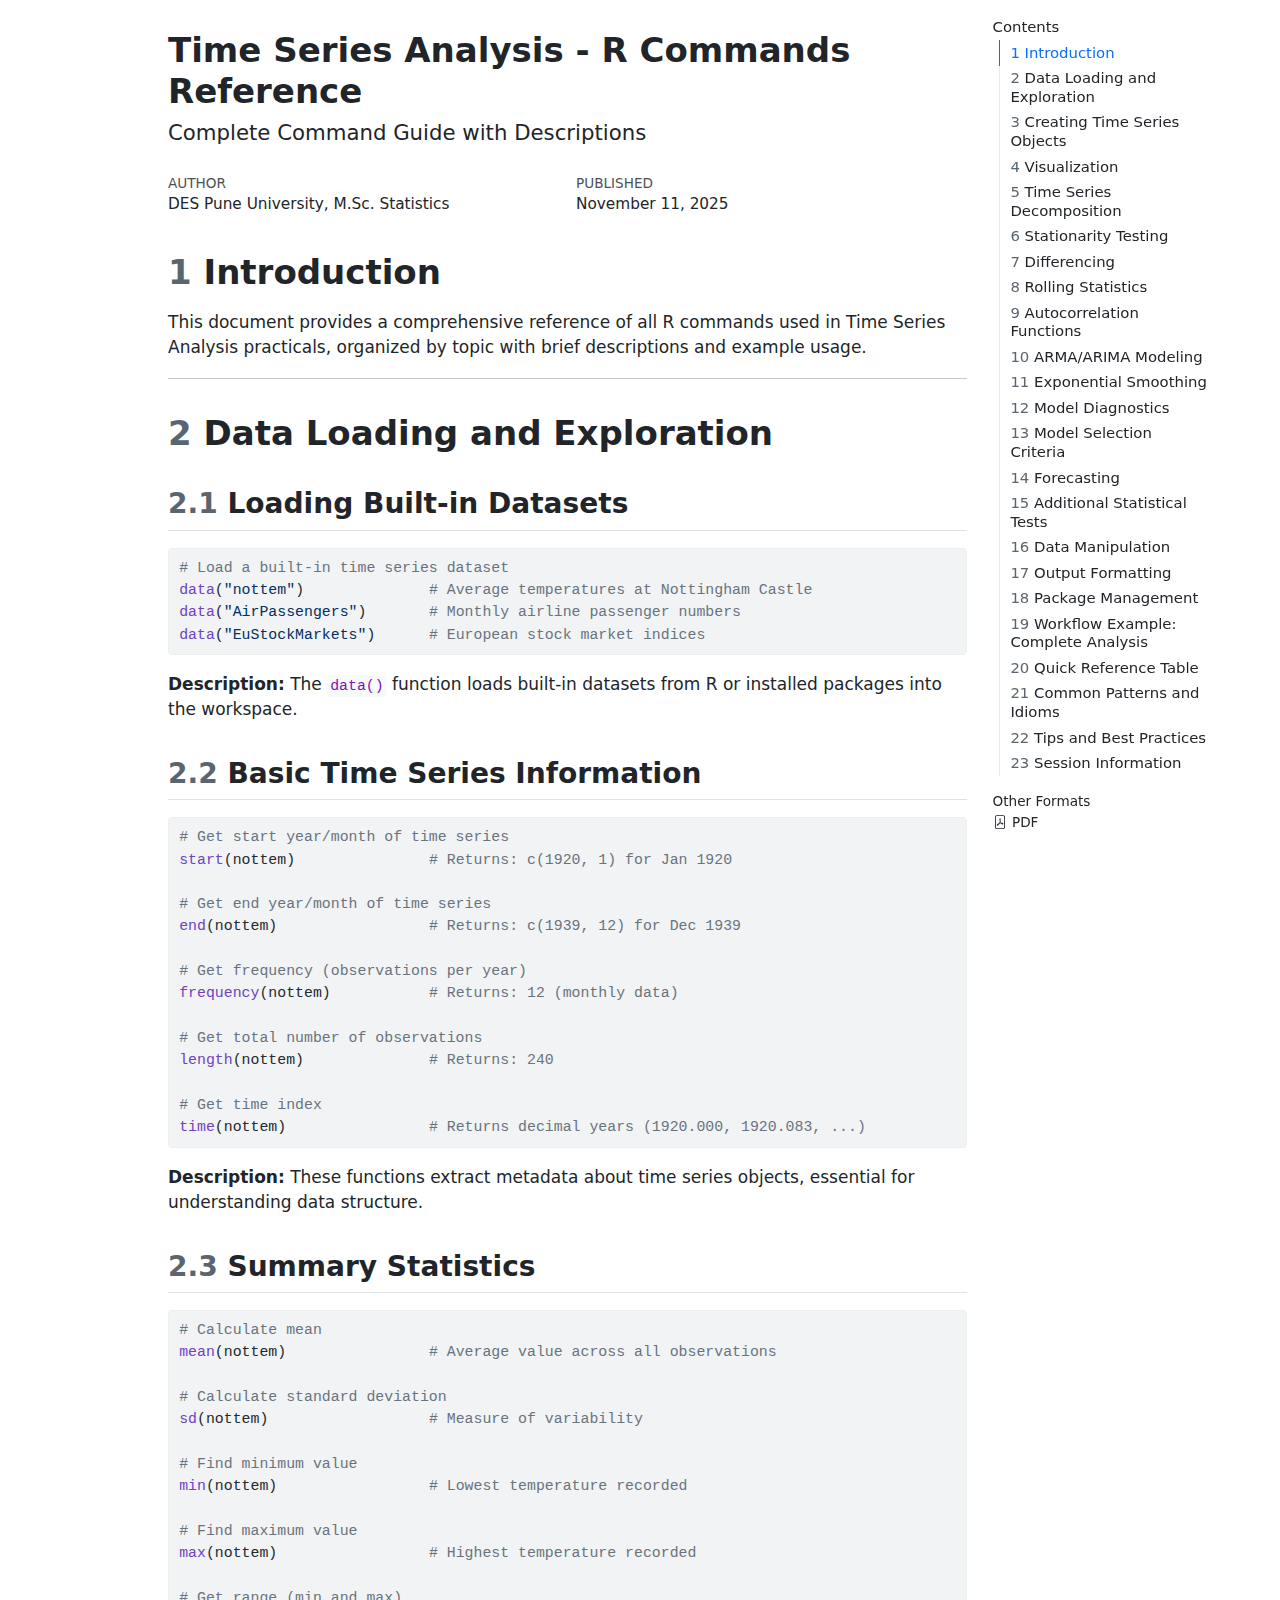
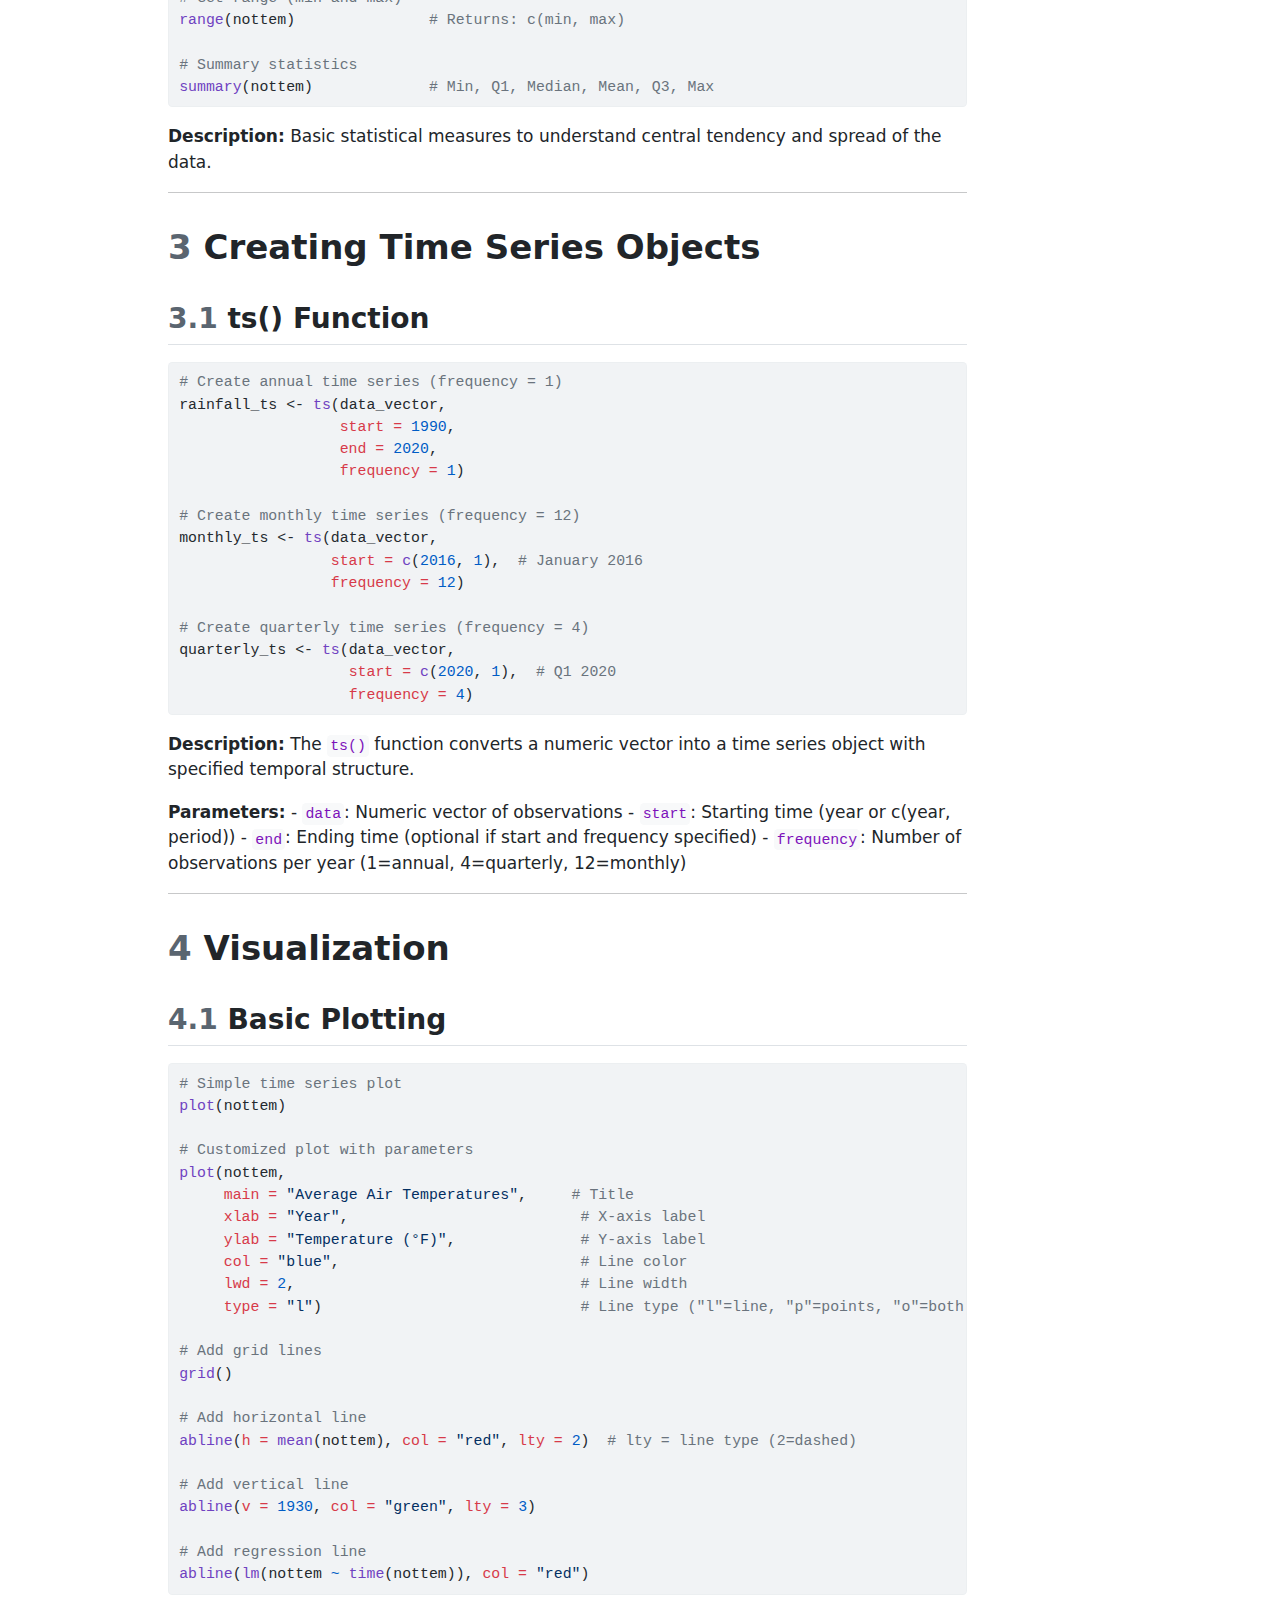
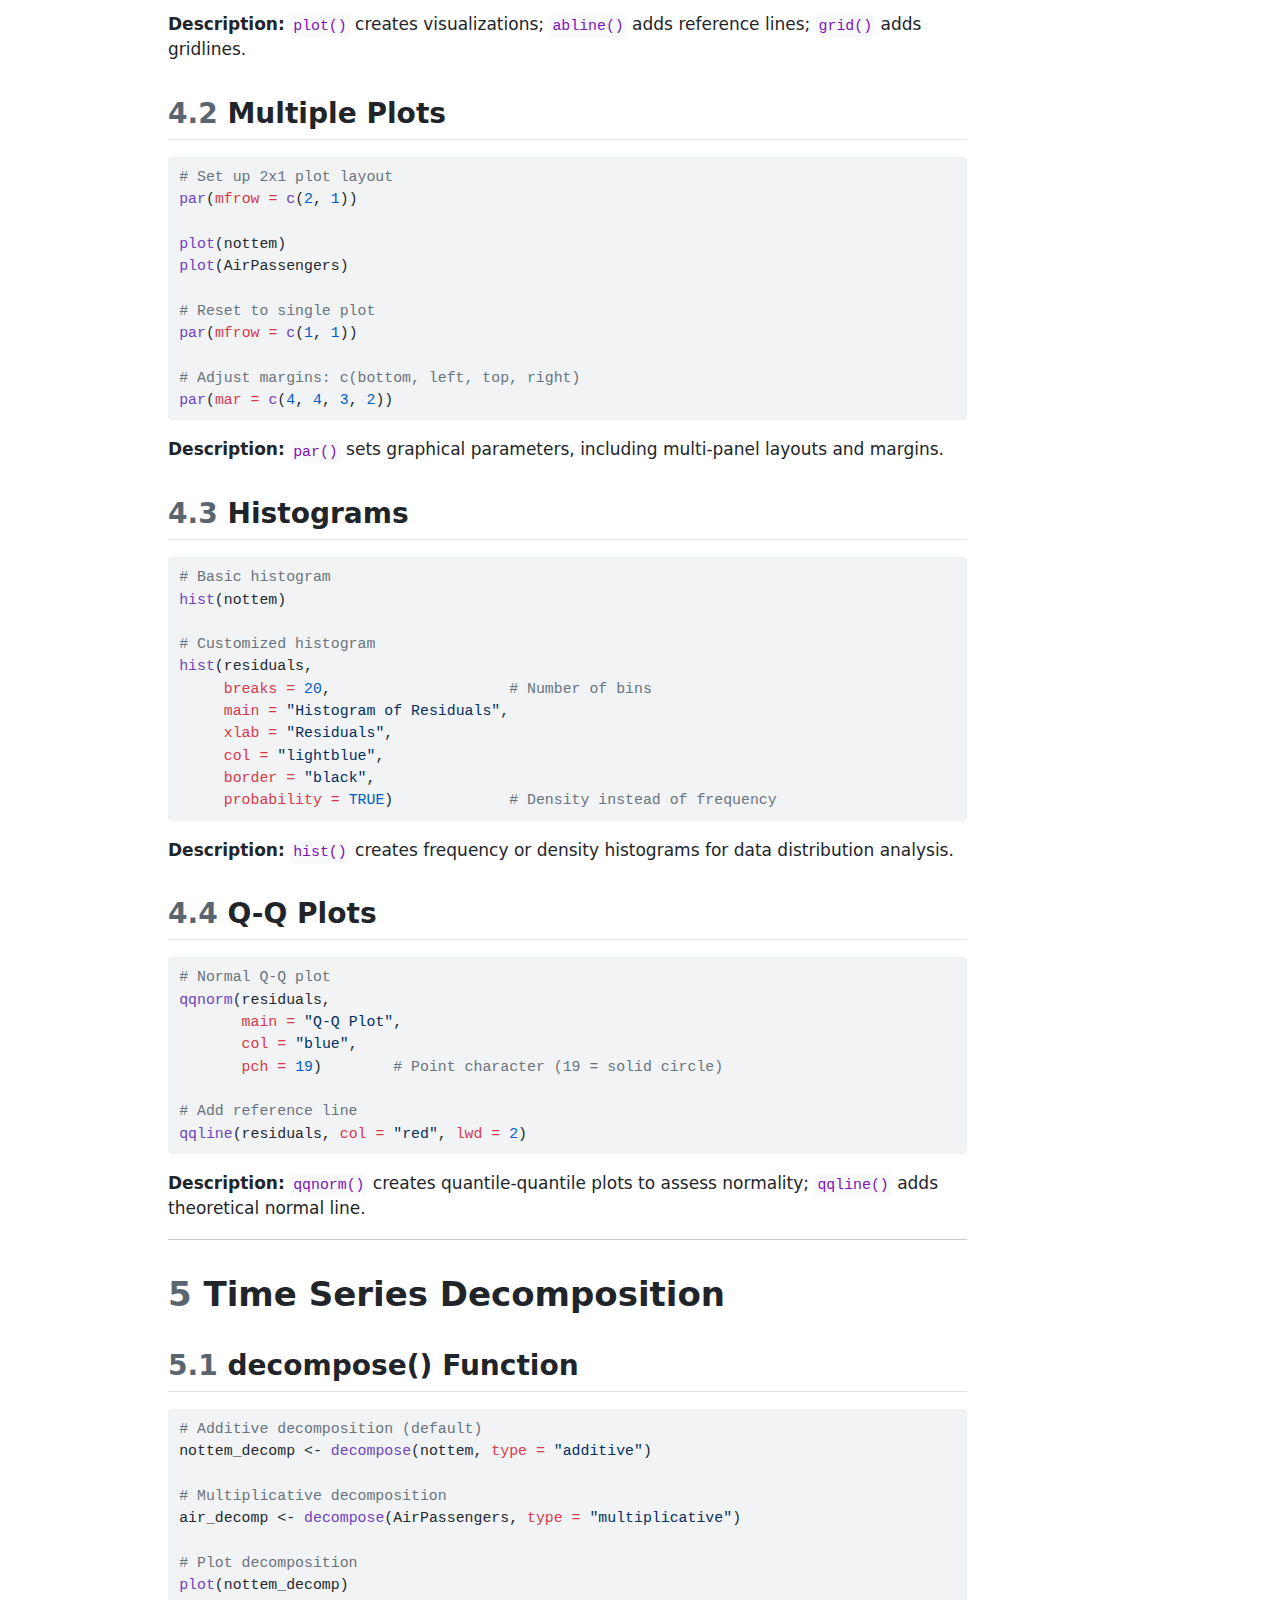
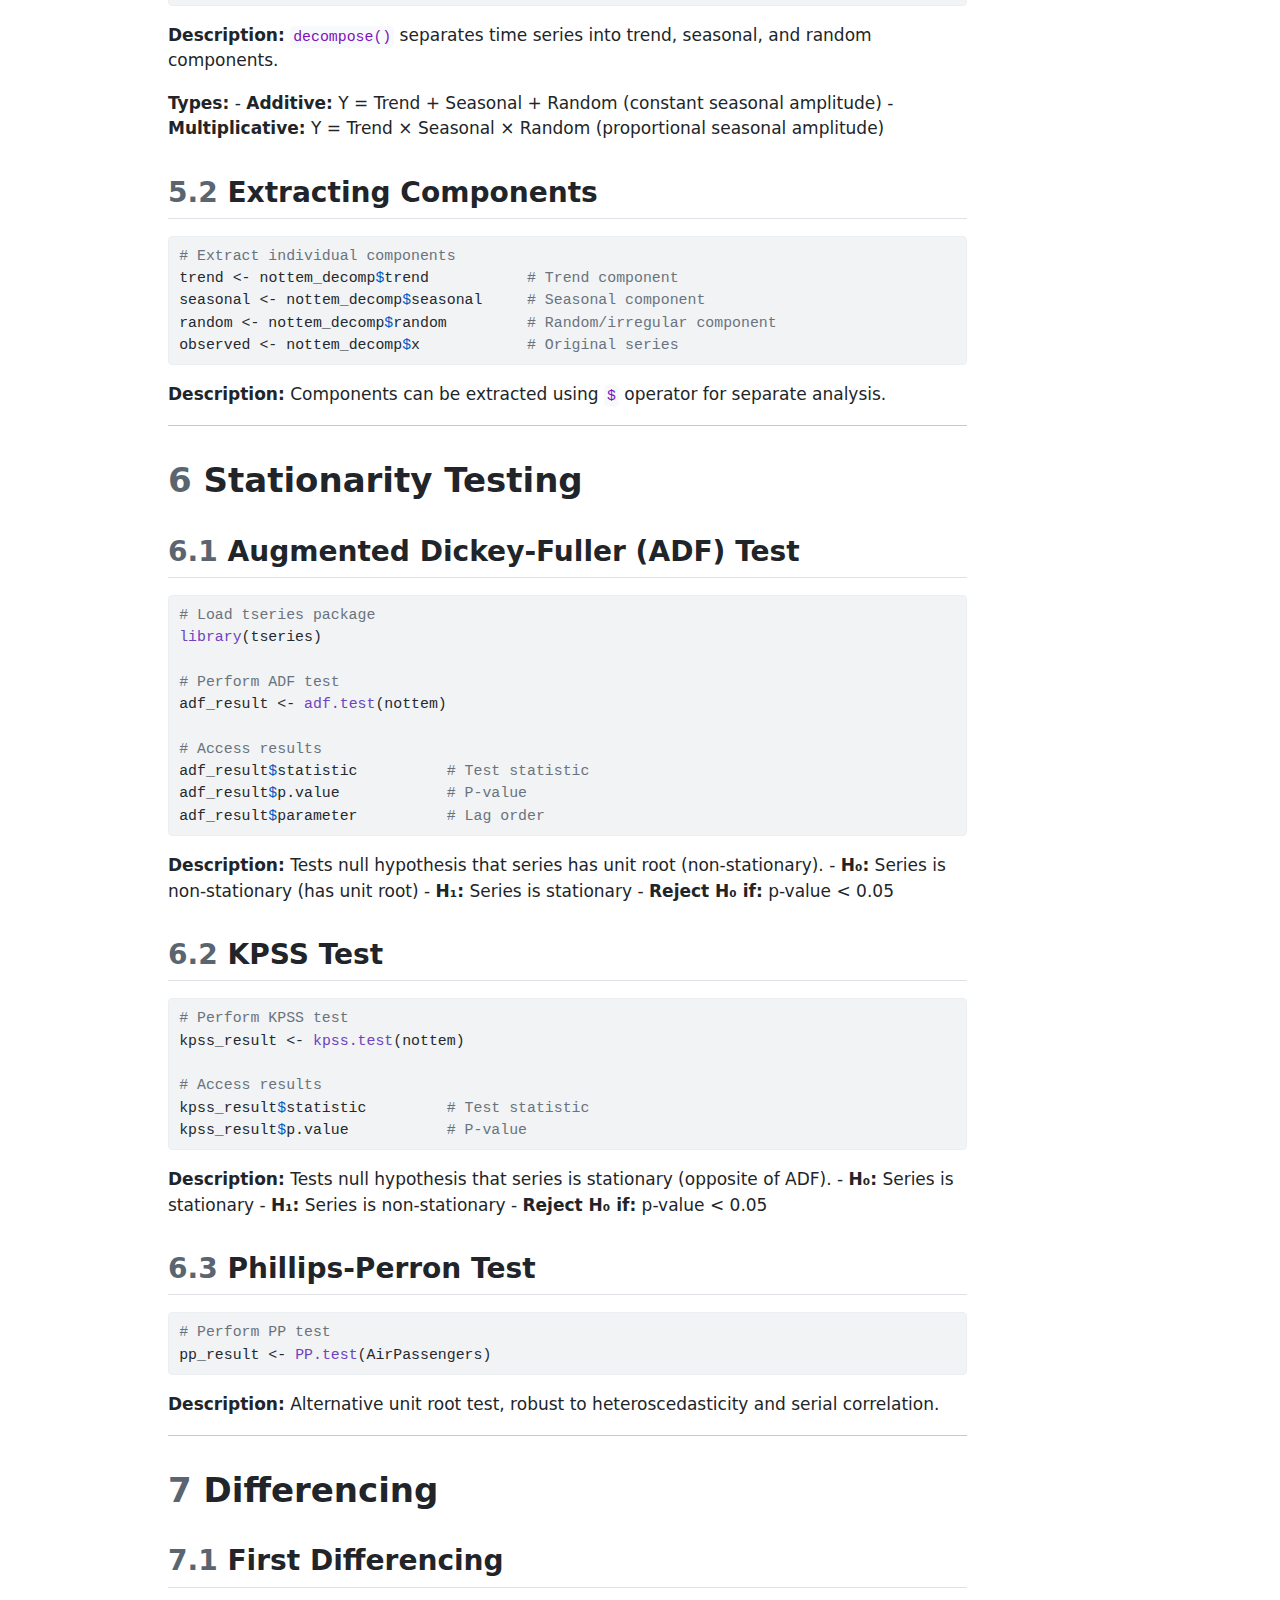
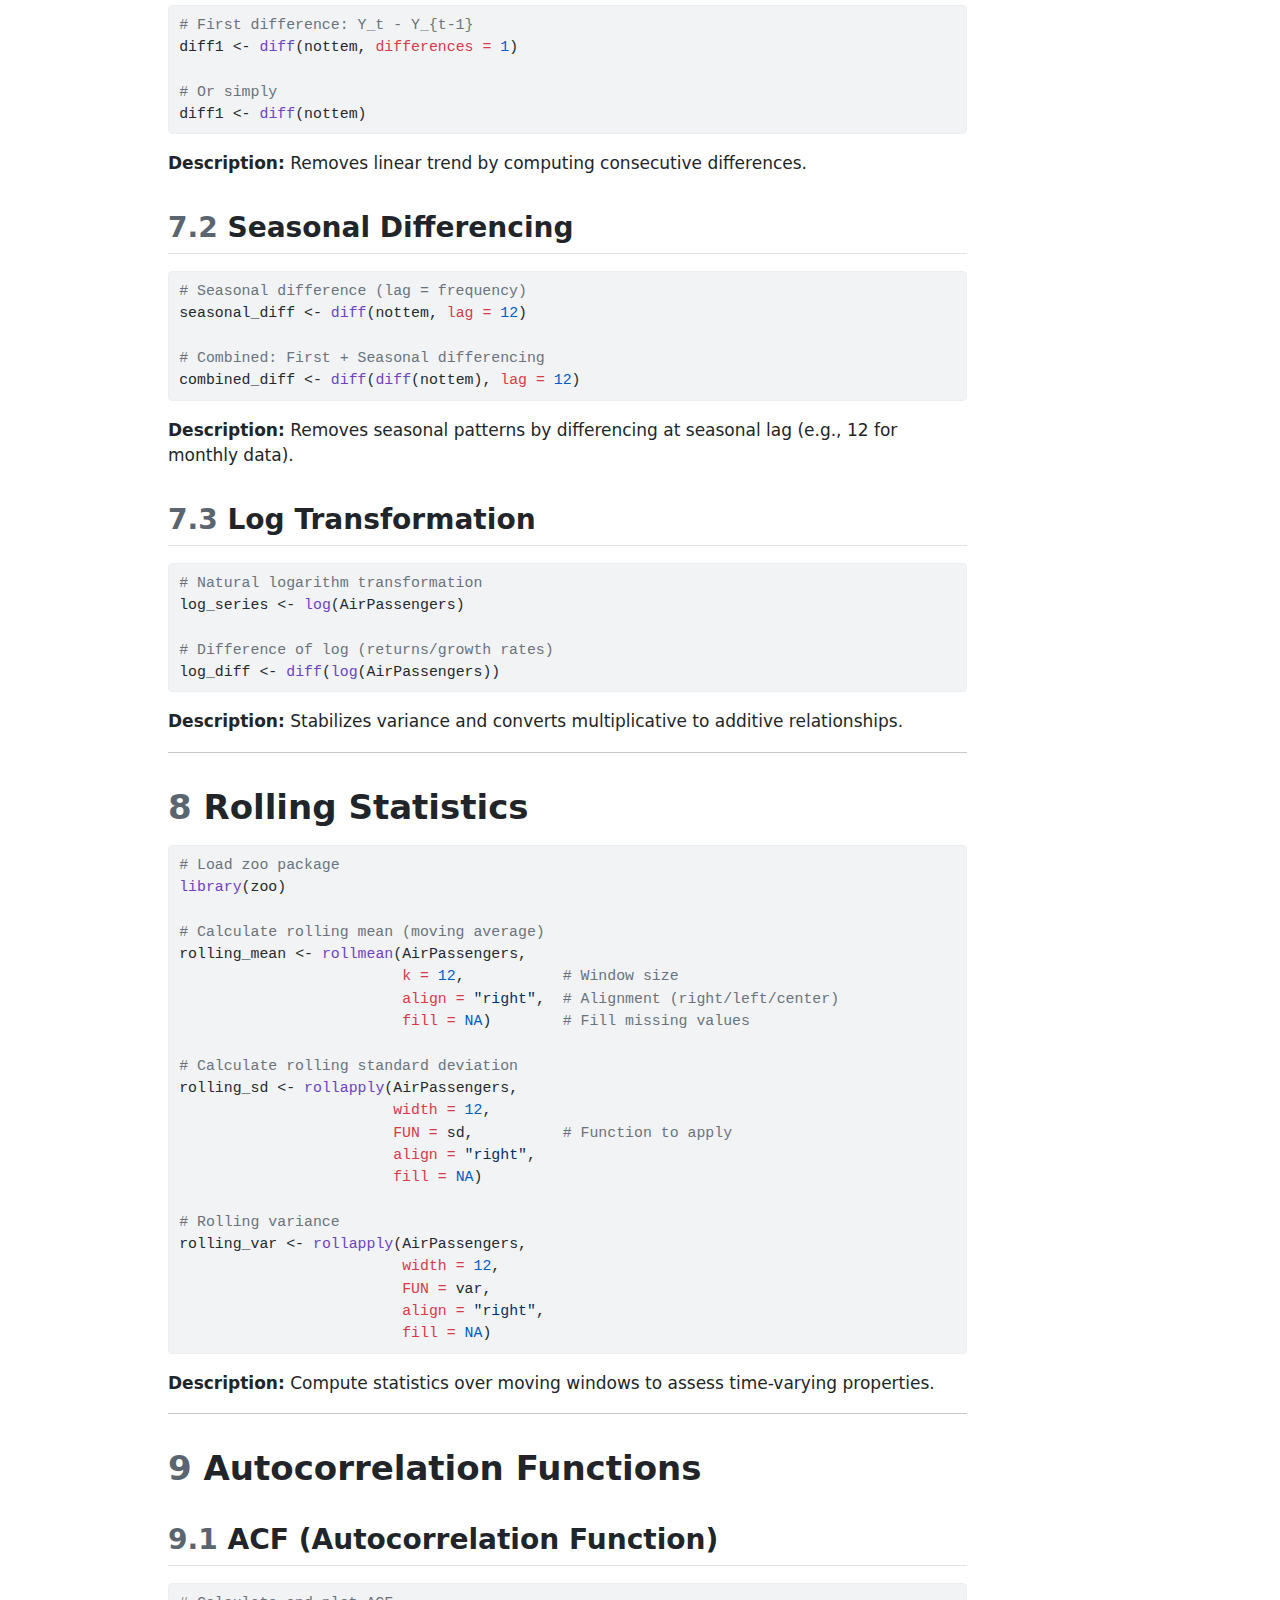
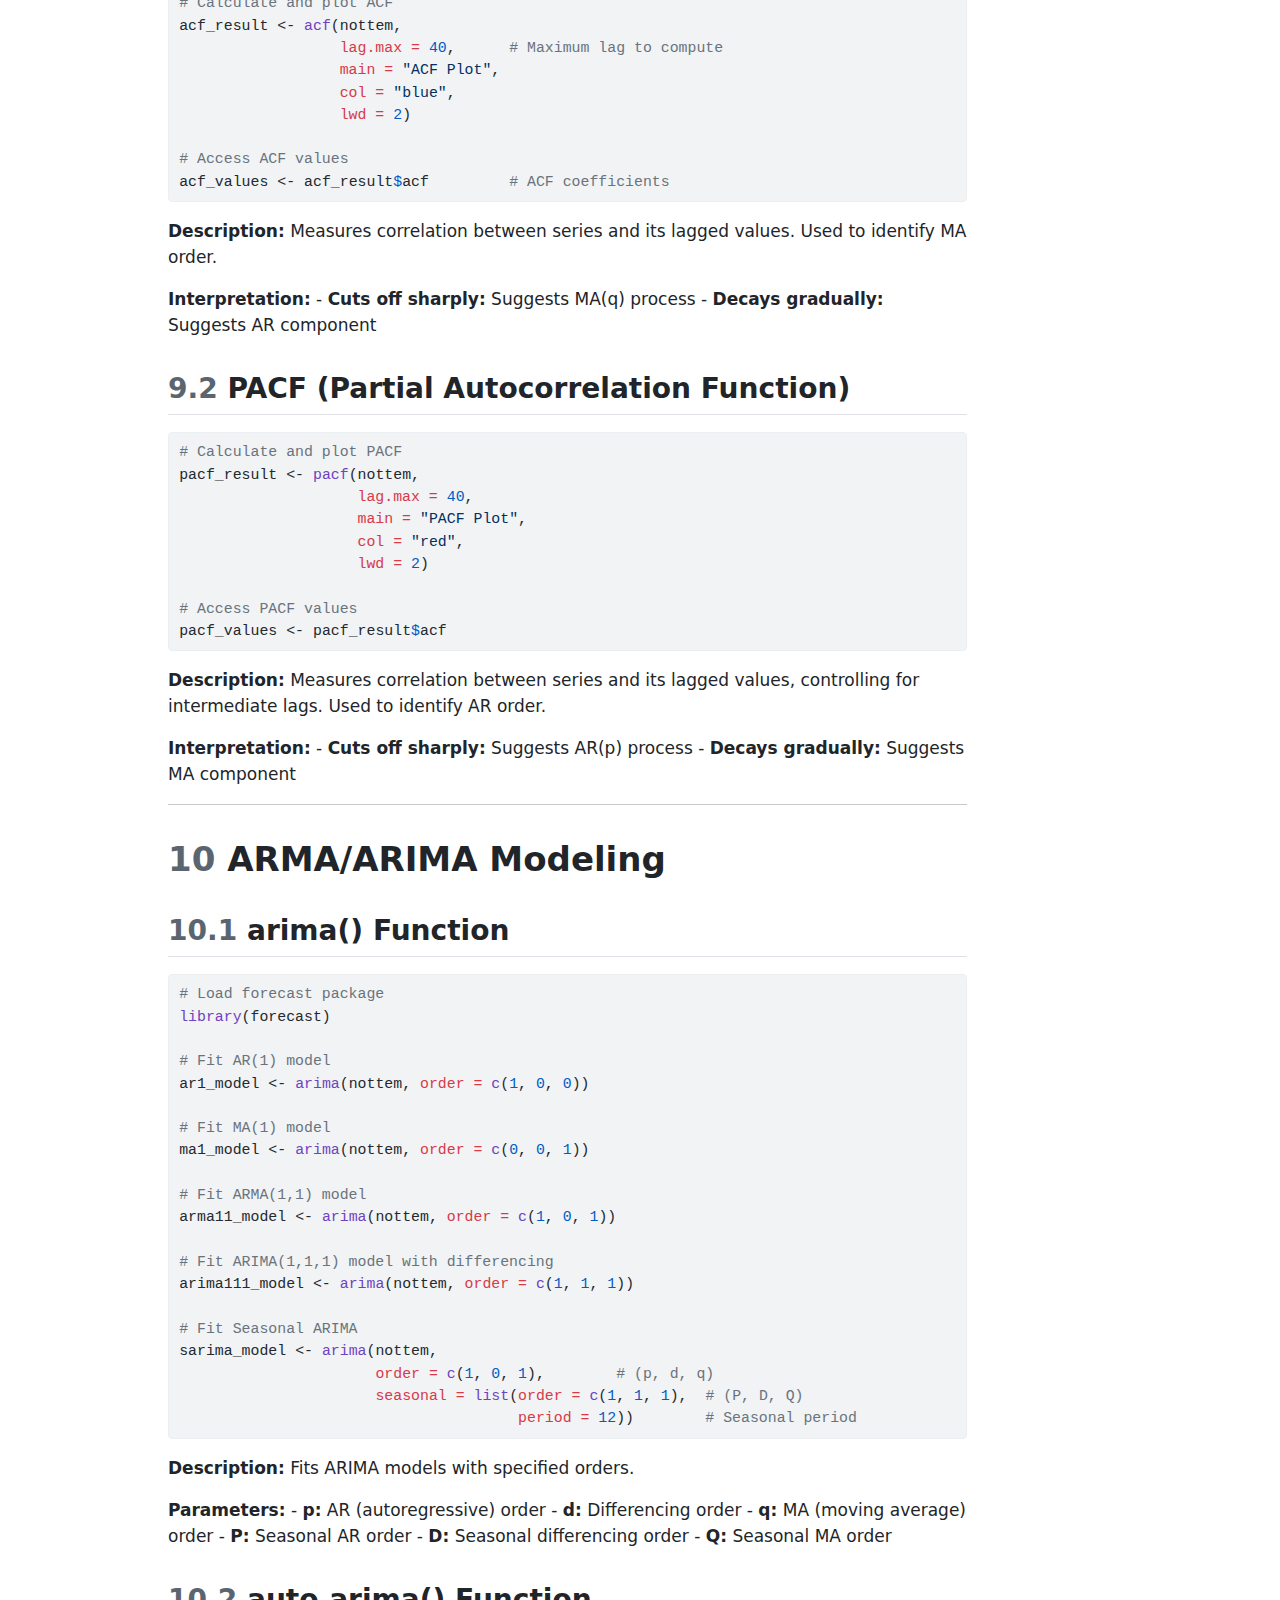
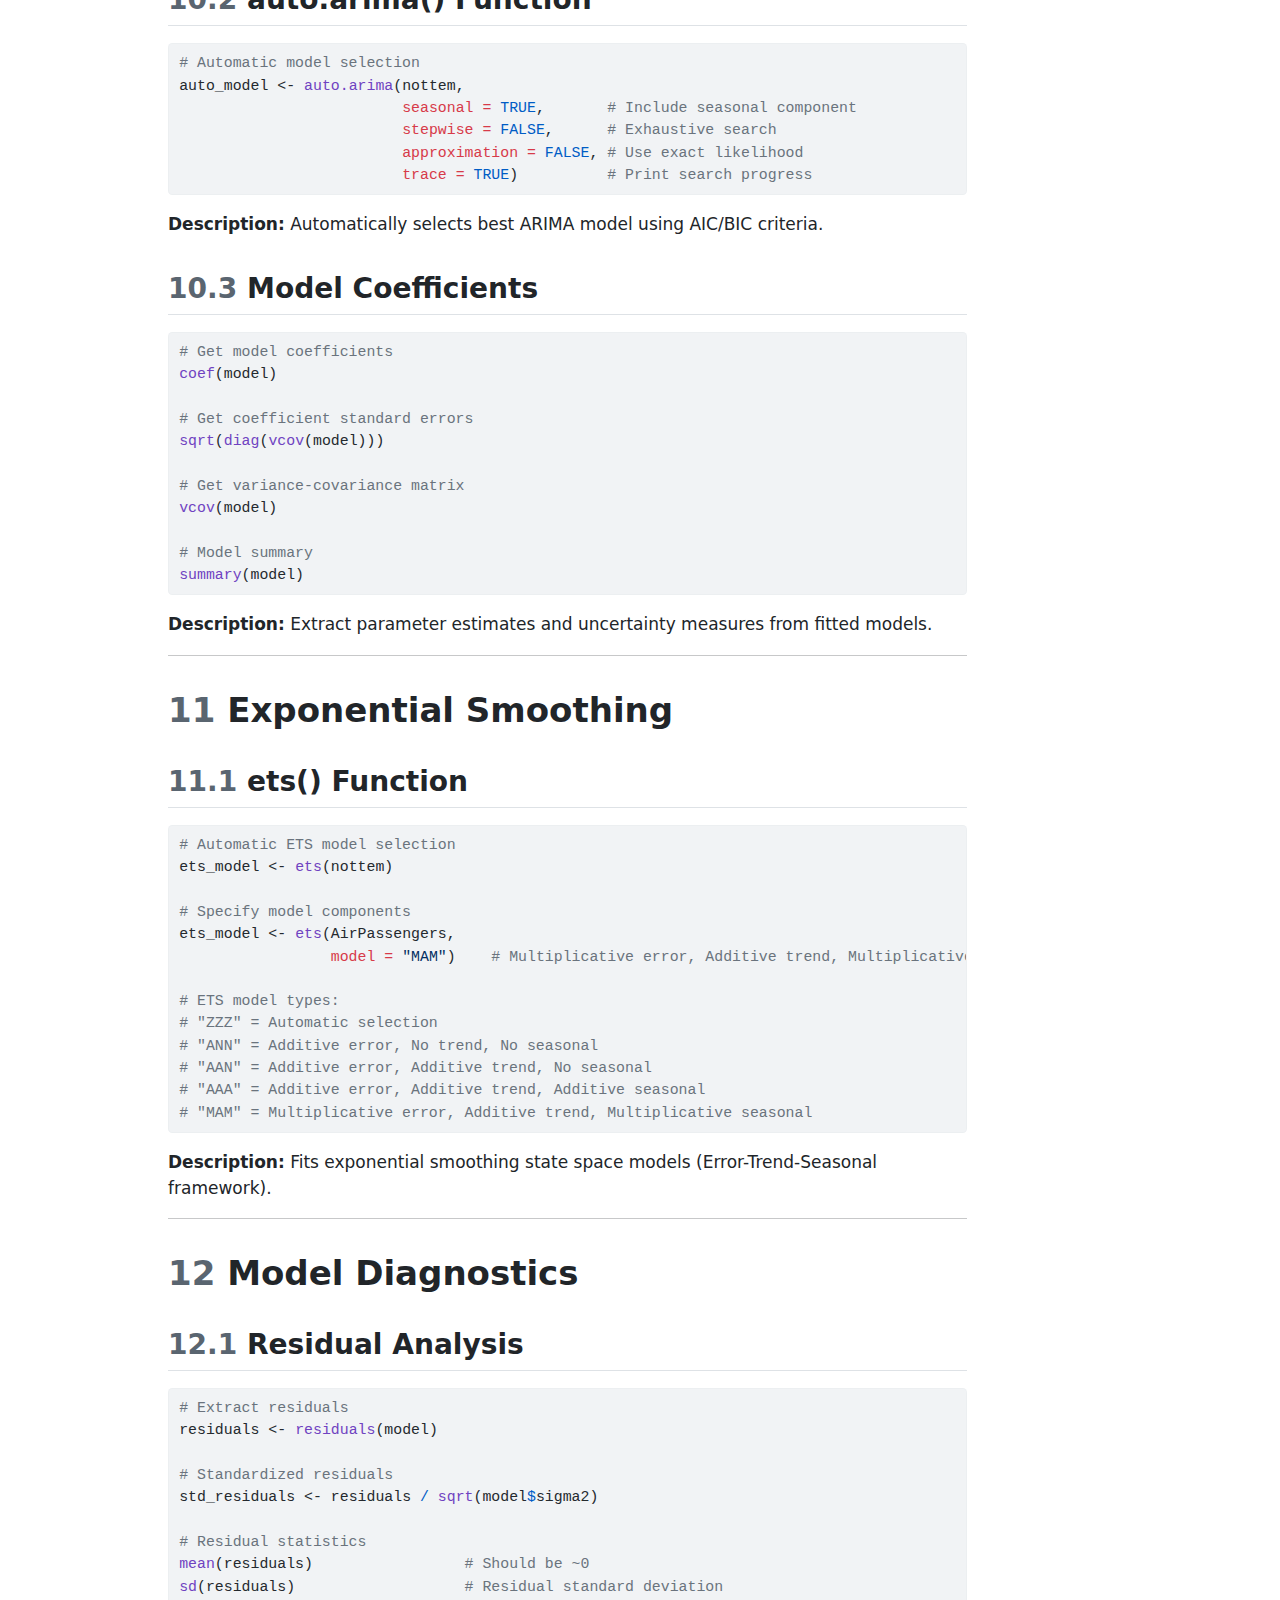
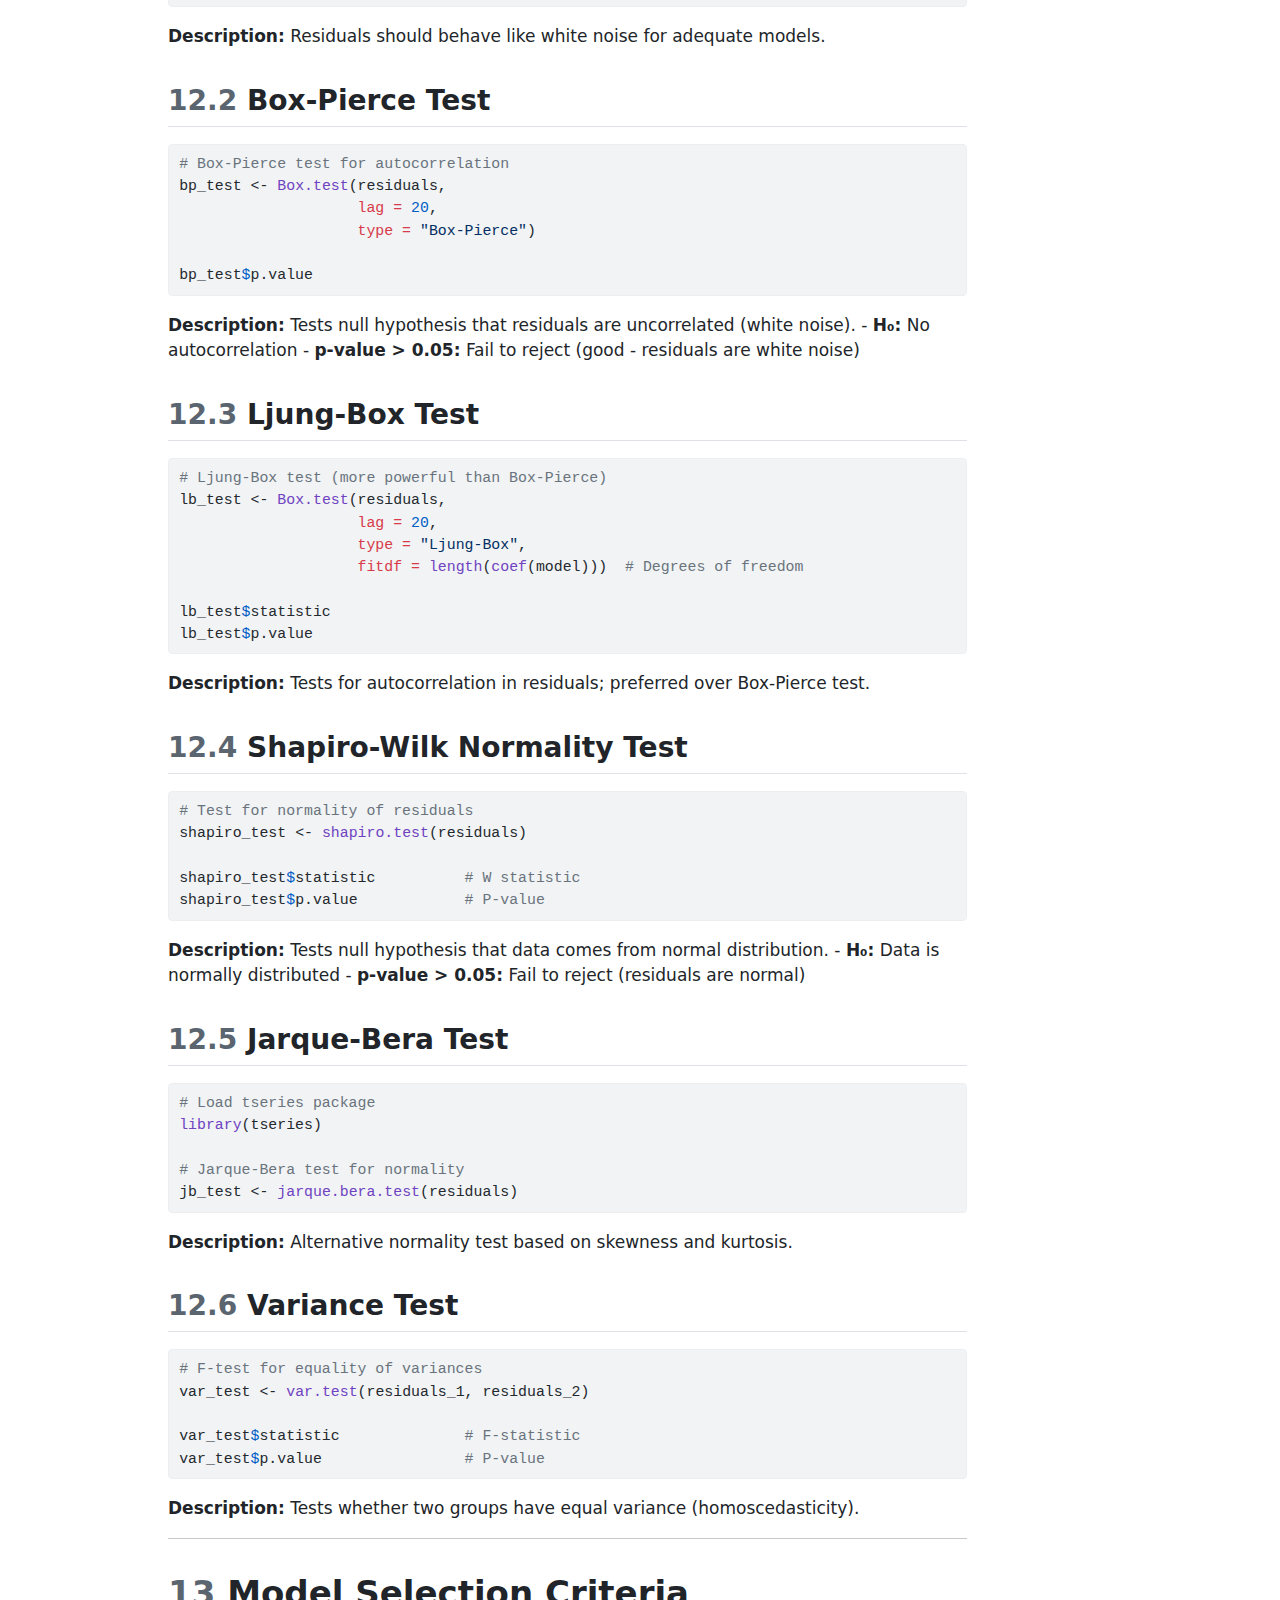
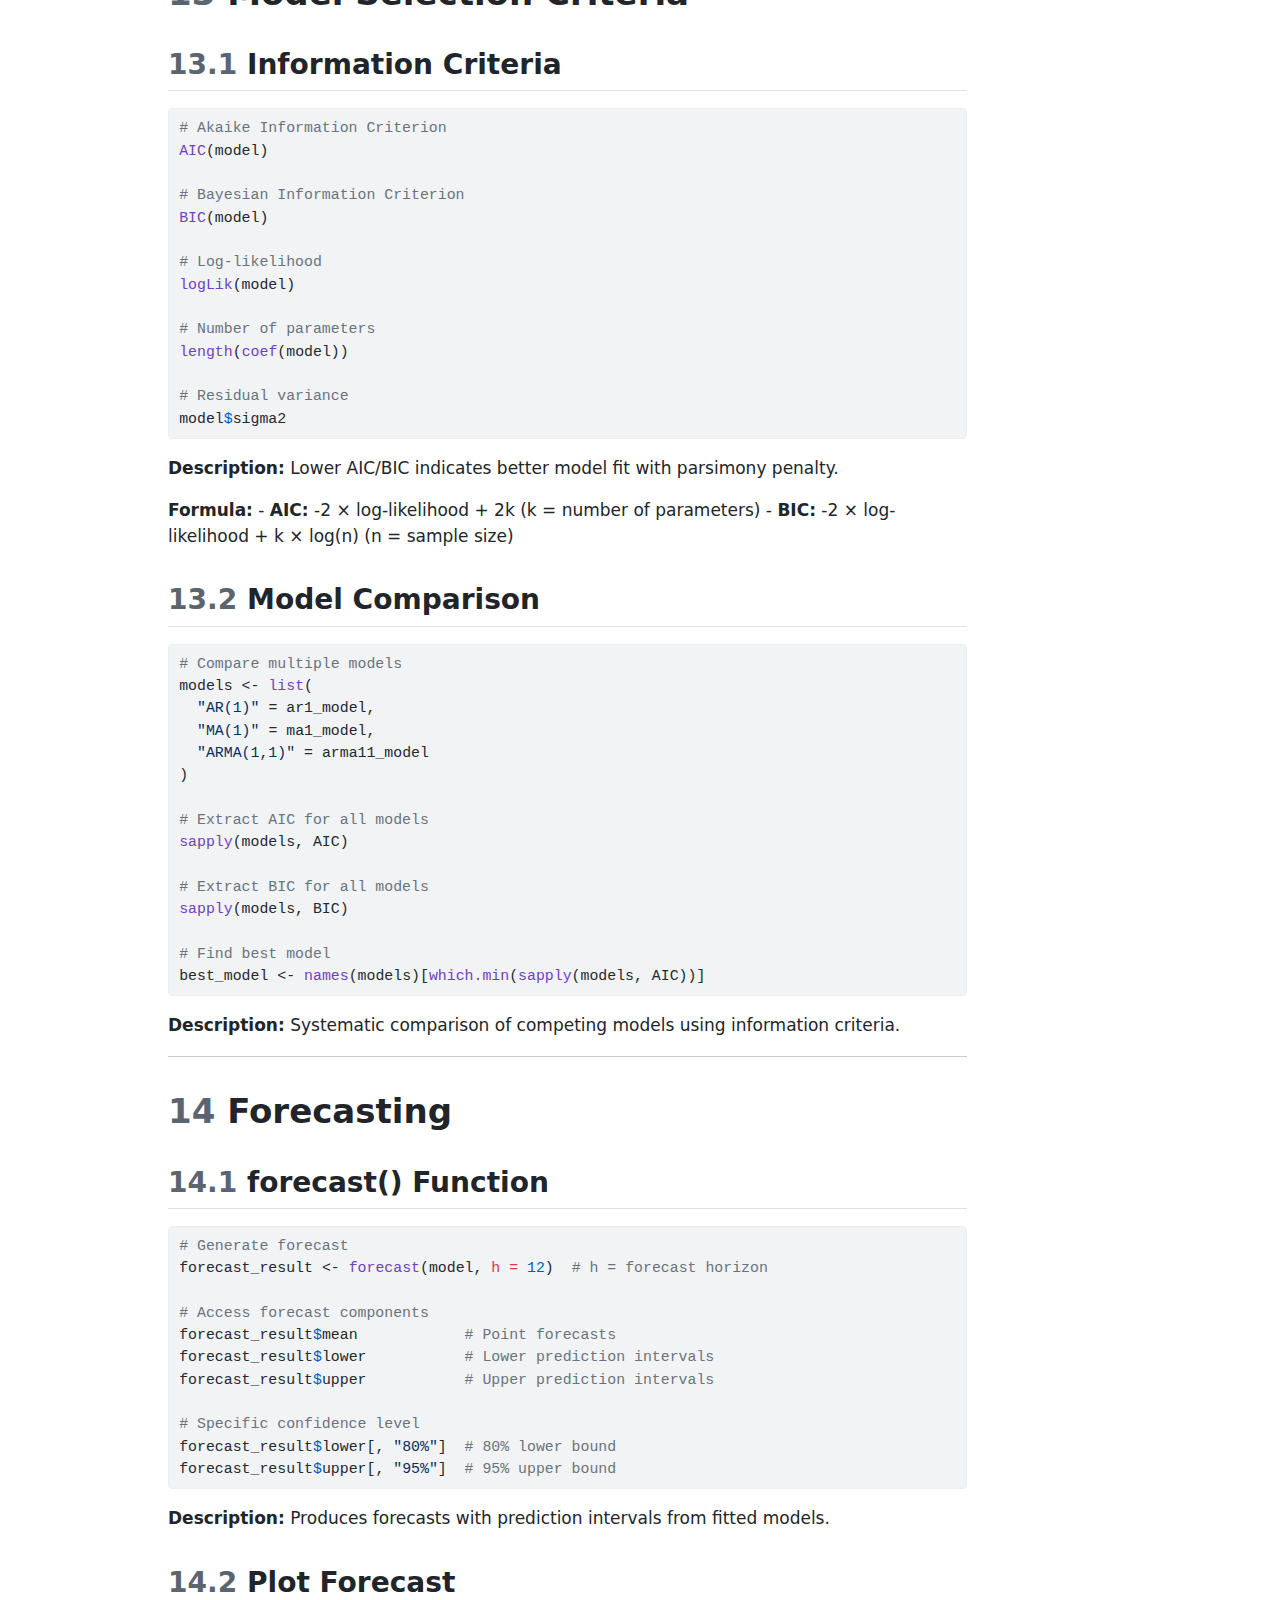
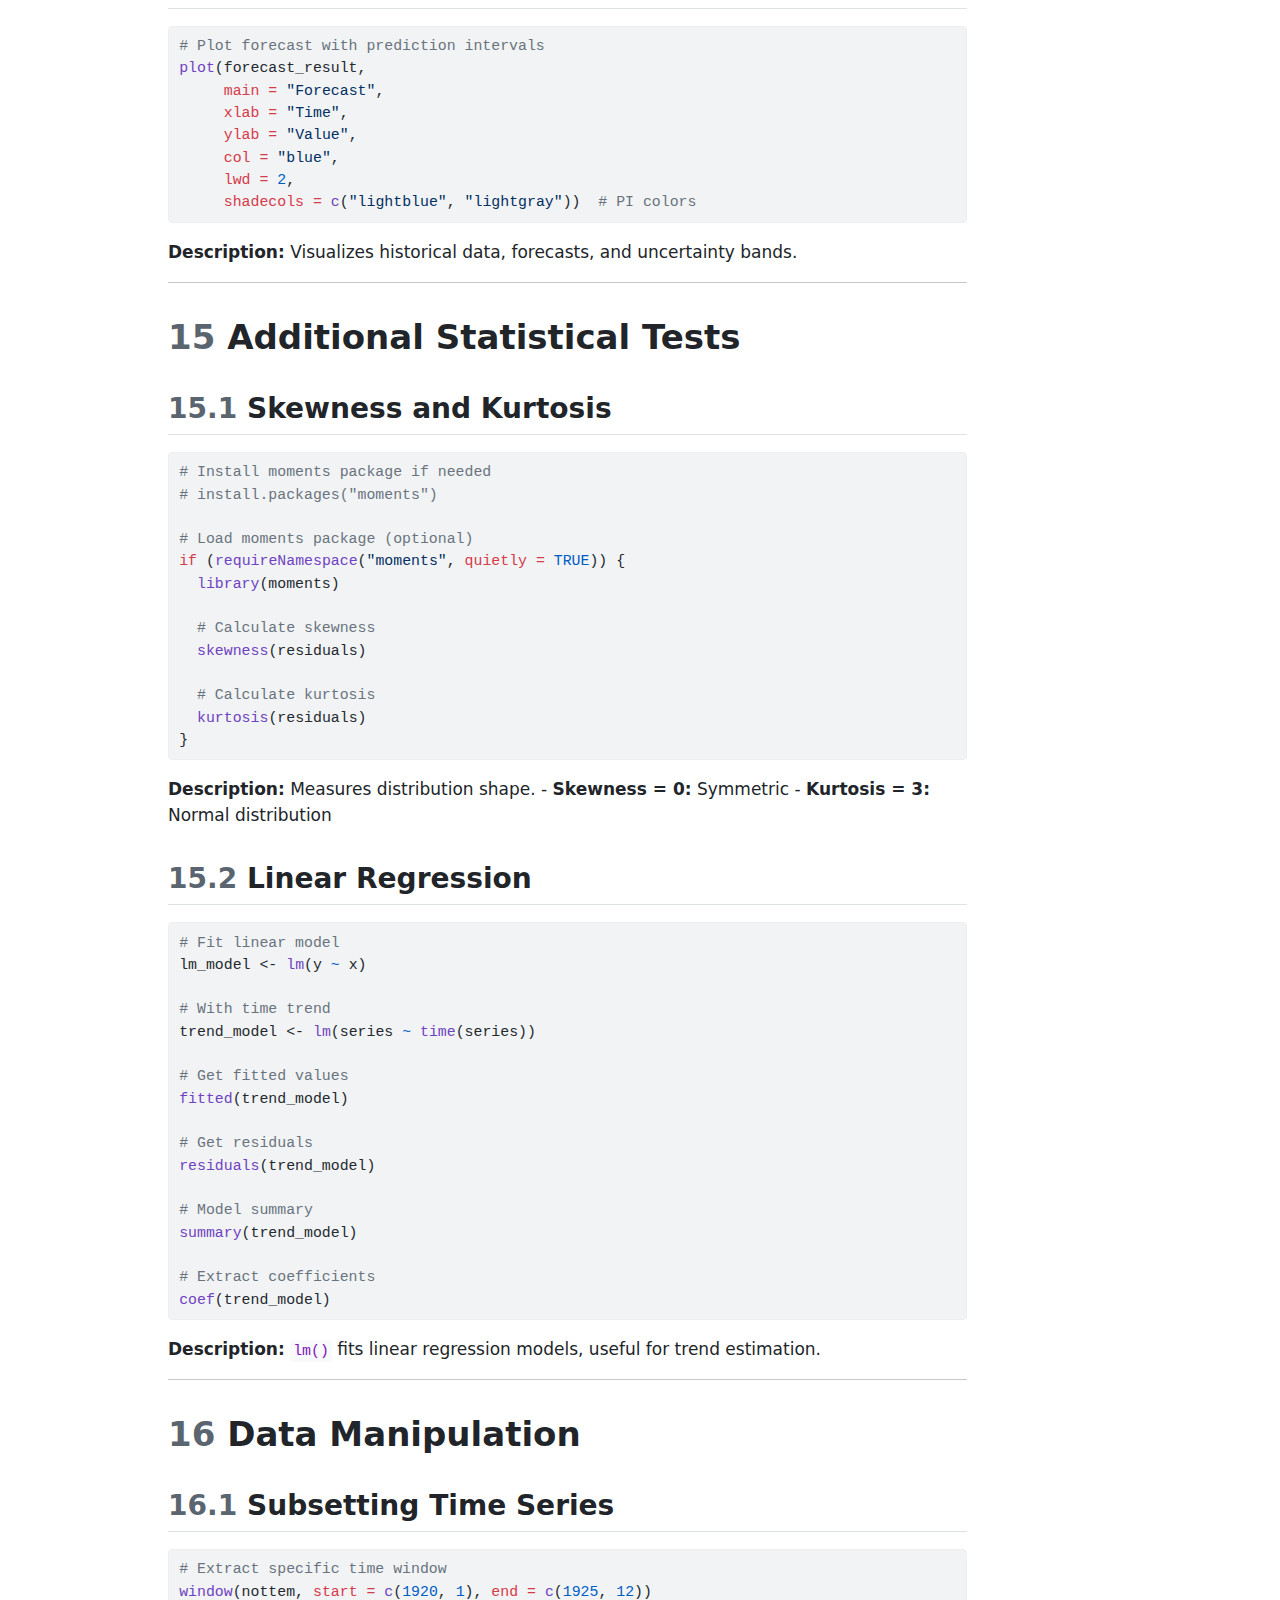
<file: index.html>
<html xmlns="http://www.w3.org/1999/xhtml">    
  <head>      
    <title>Redirect to Time Series Analysis.html</title>      
    <meta http-equiv="refresh" content="0;URL='TSA_Commands_Reference.html'" />    
  </head>    
  <body> 
  </body>  
</html>
</file>
